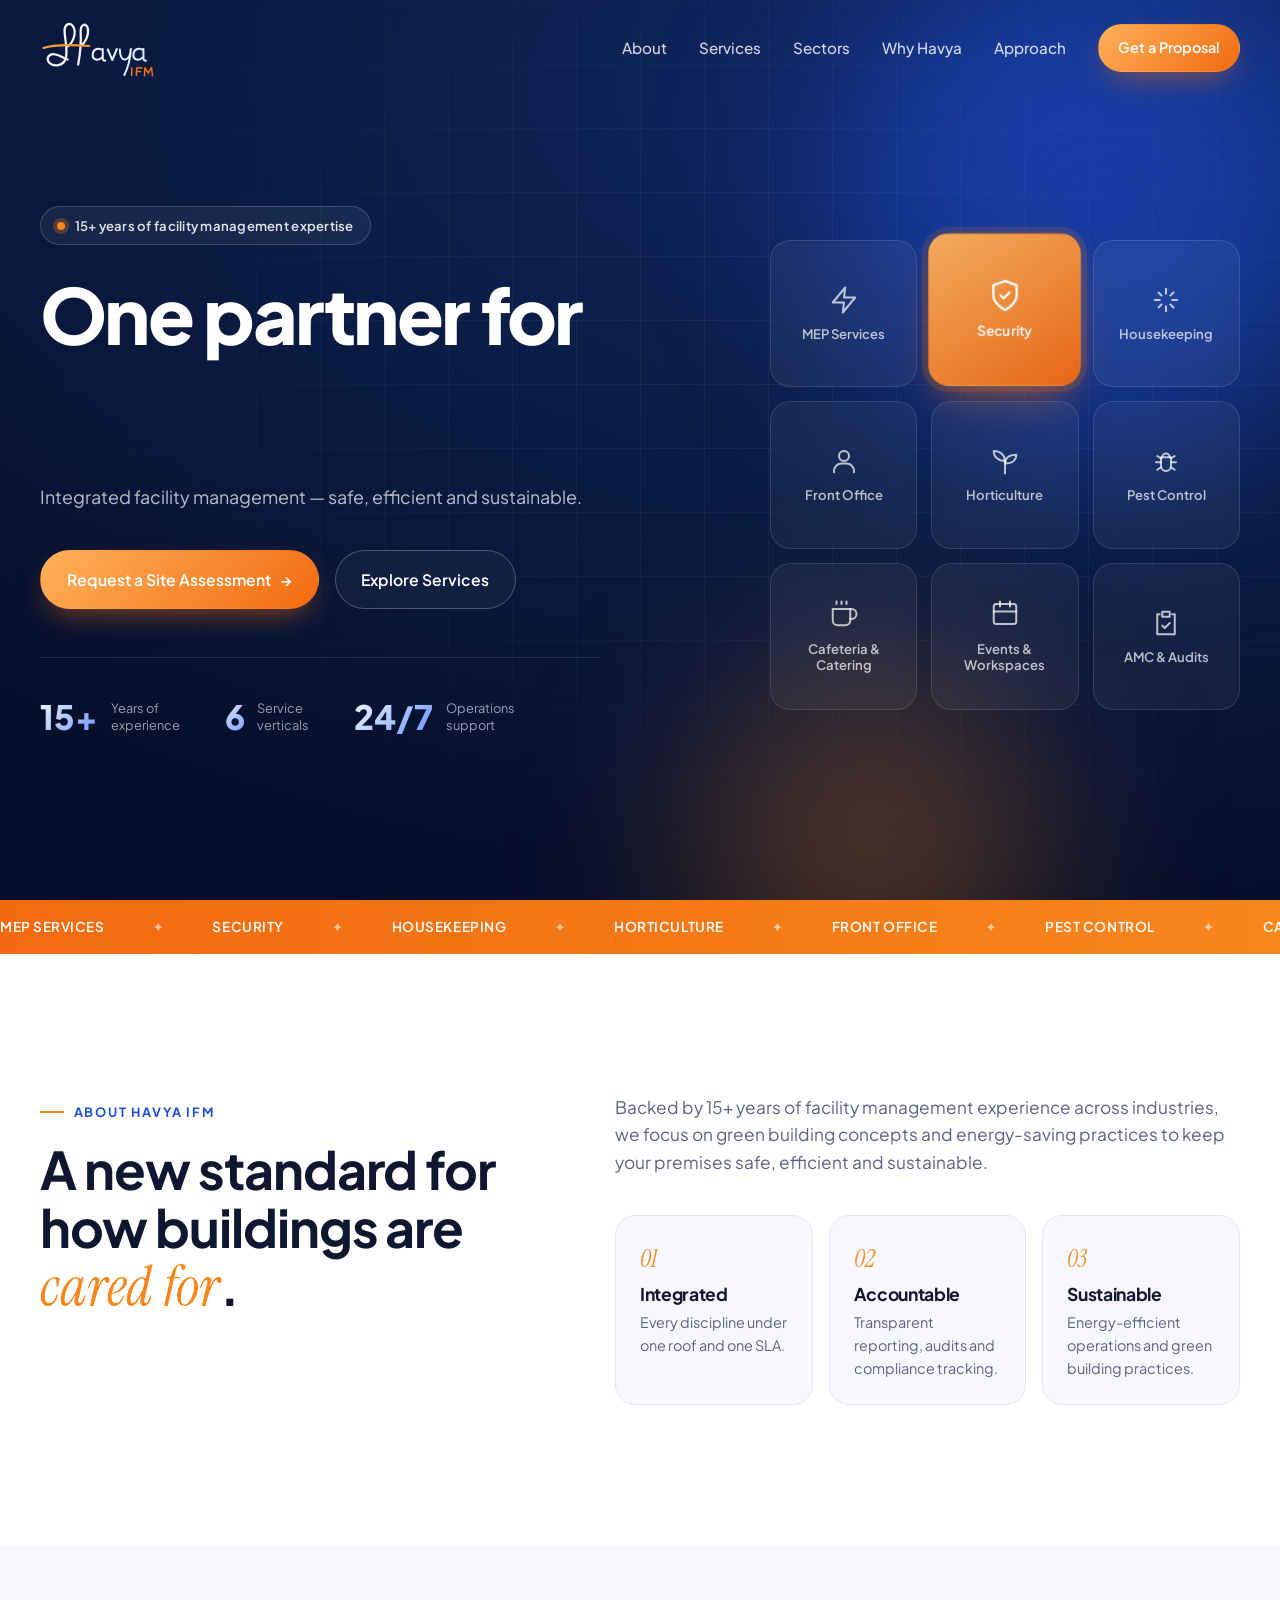
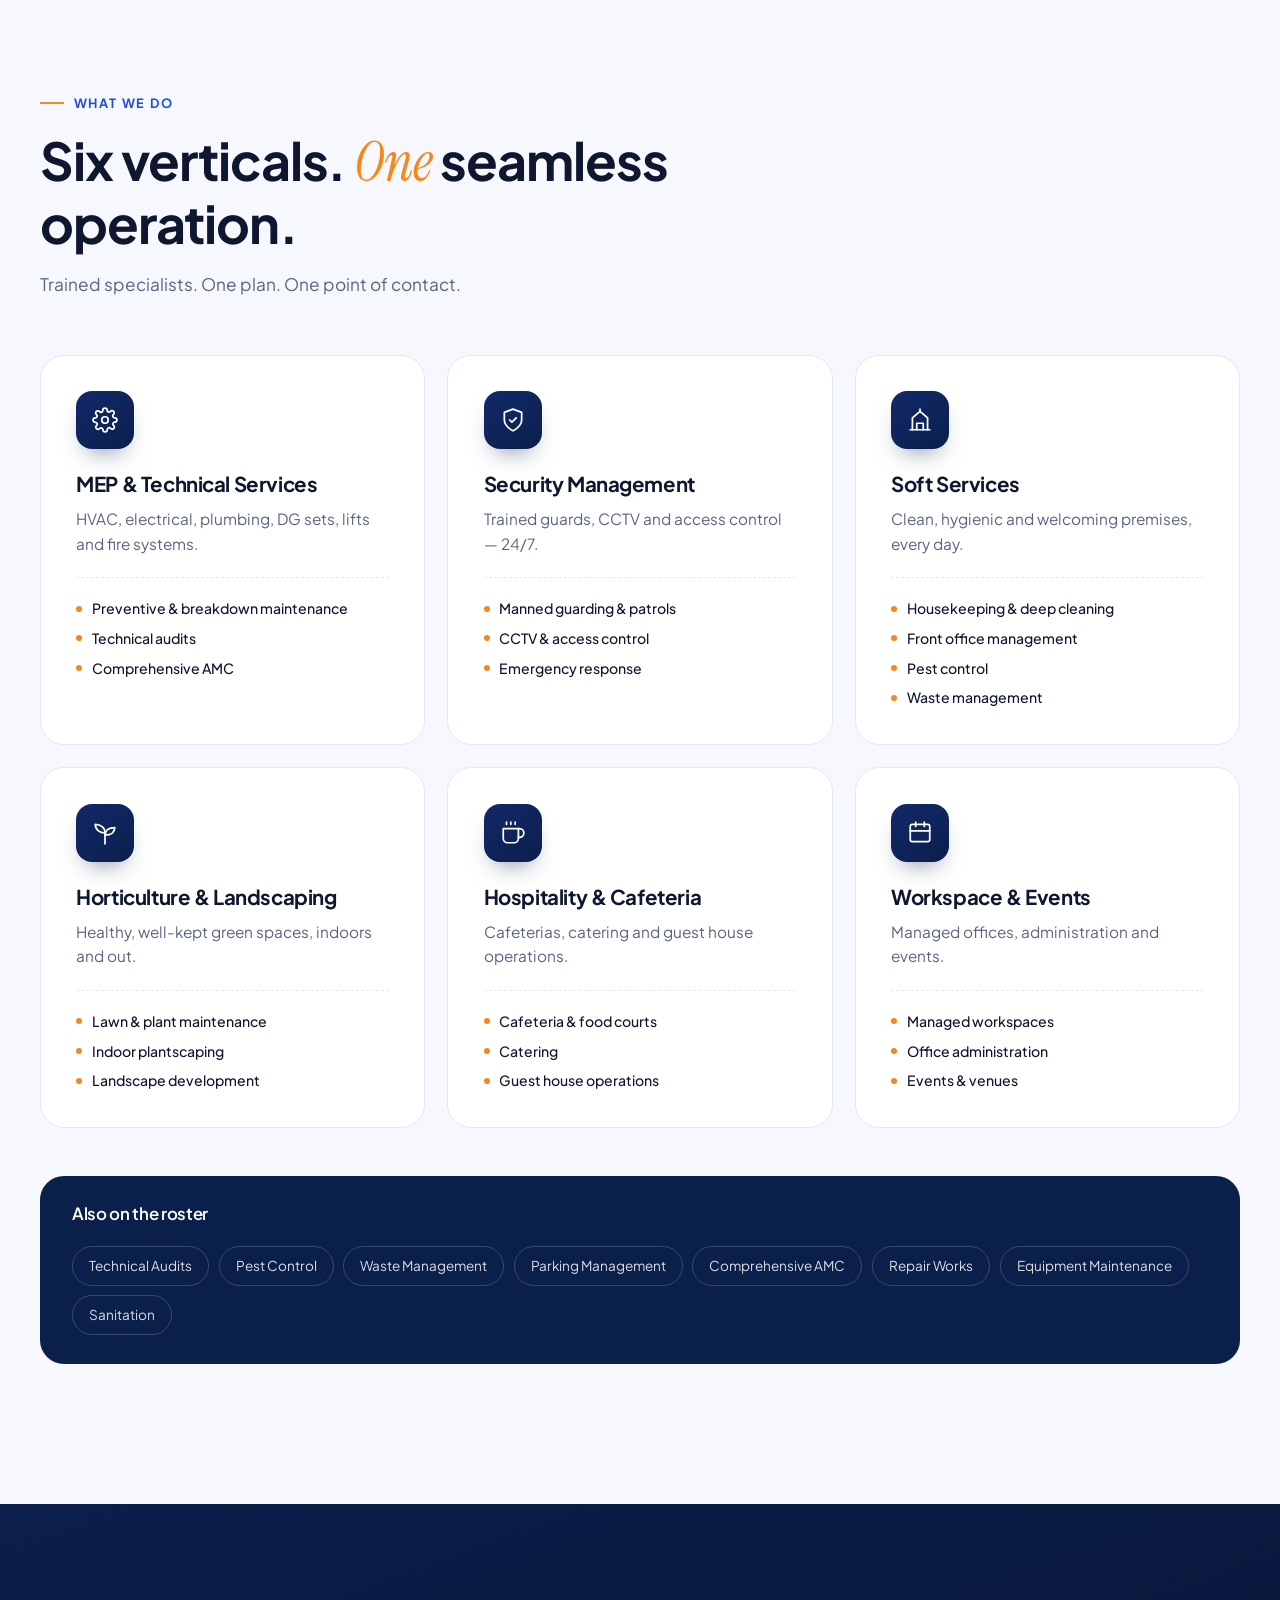
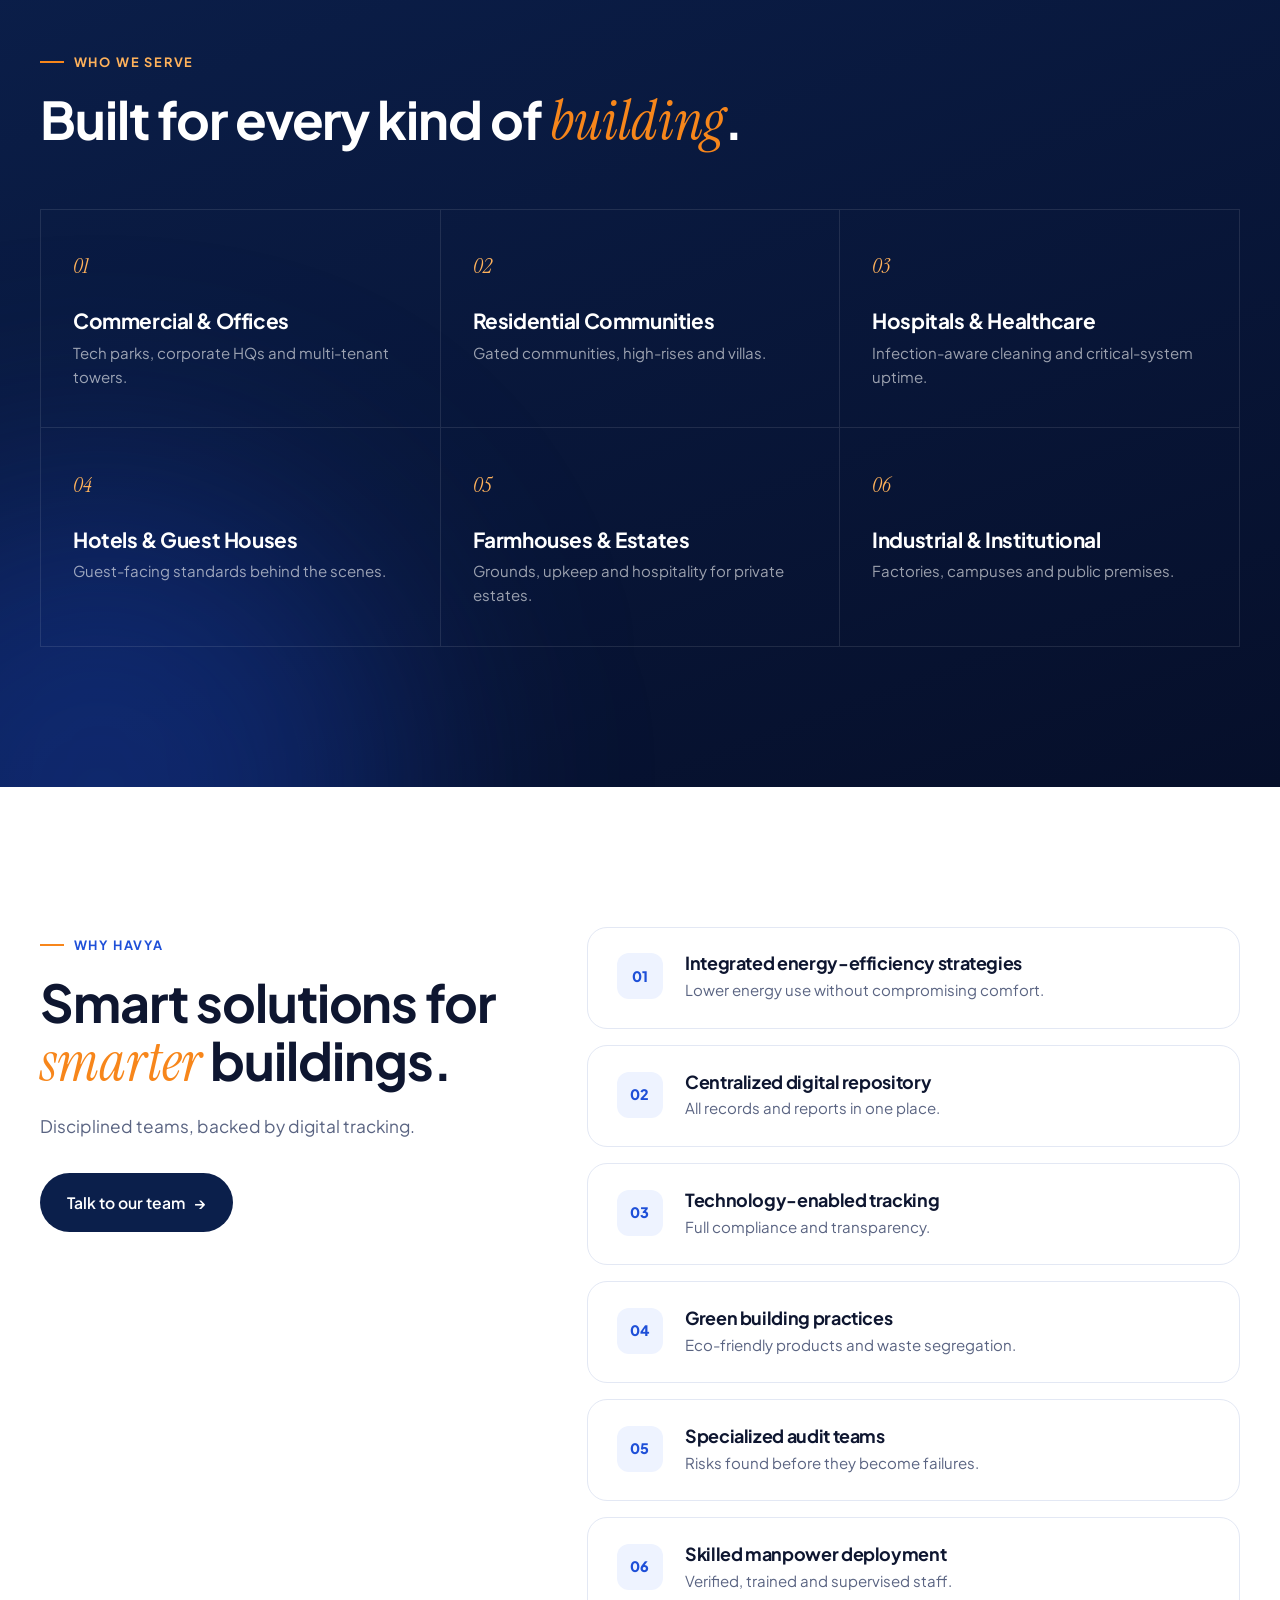
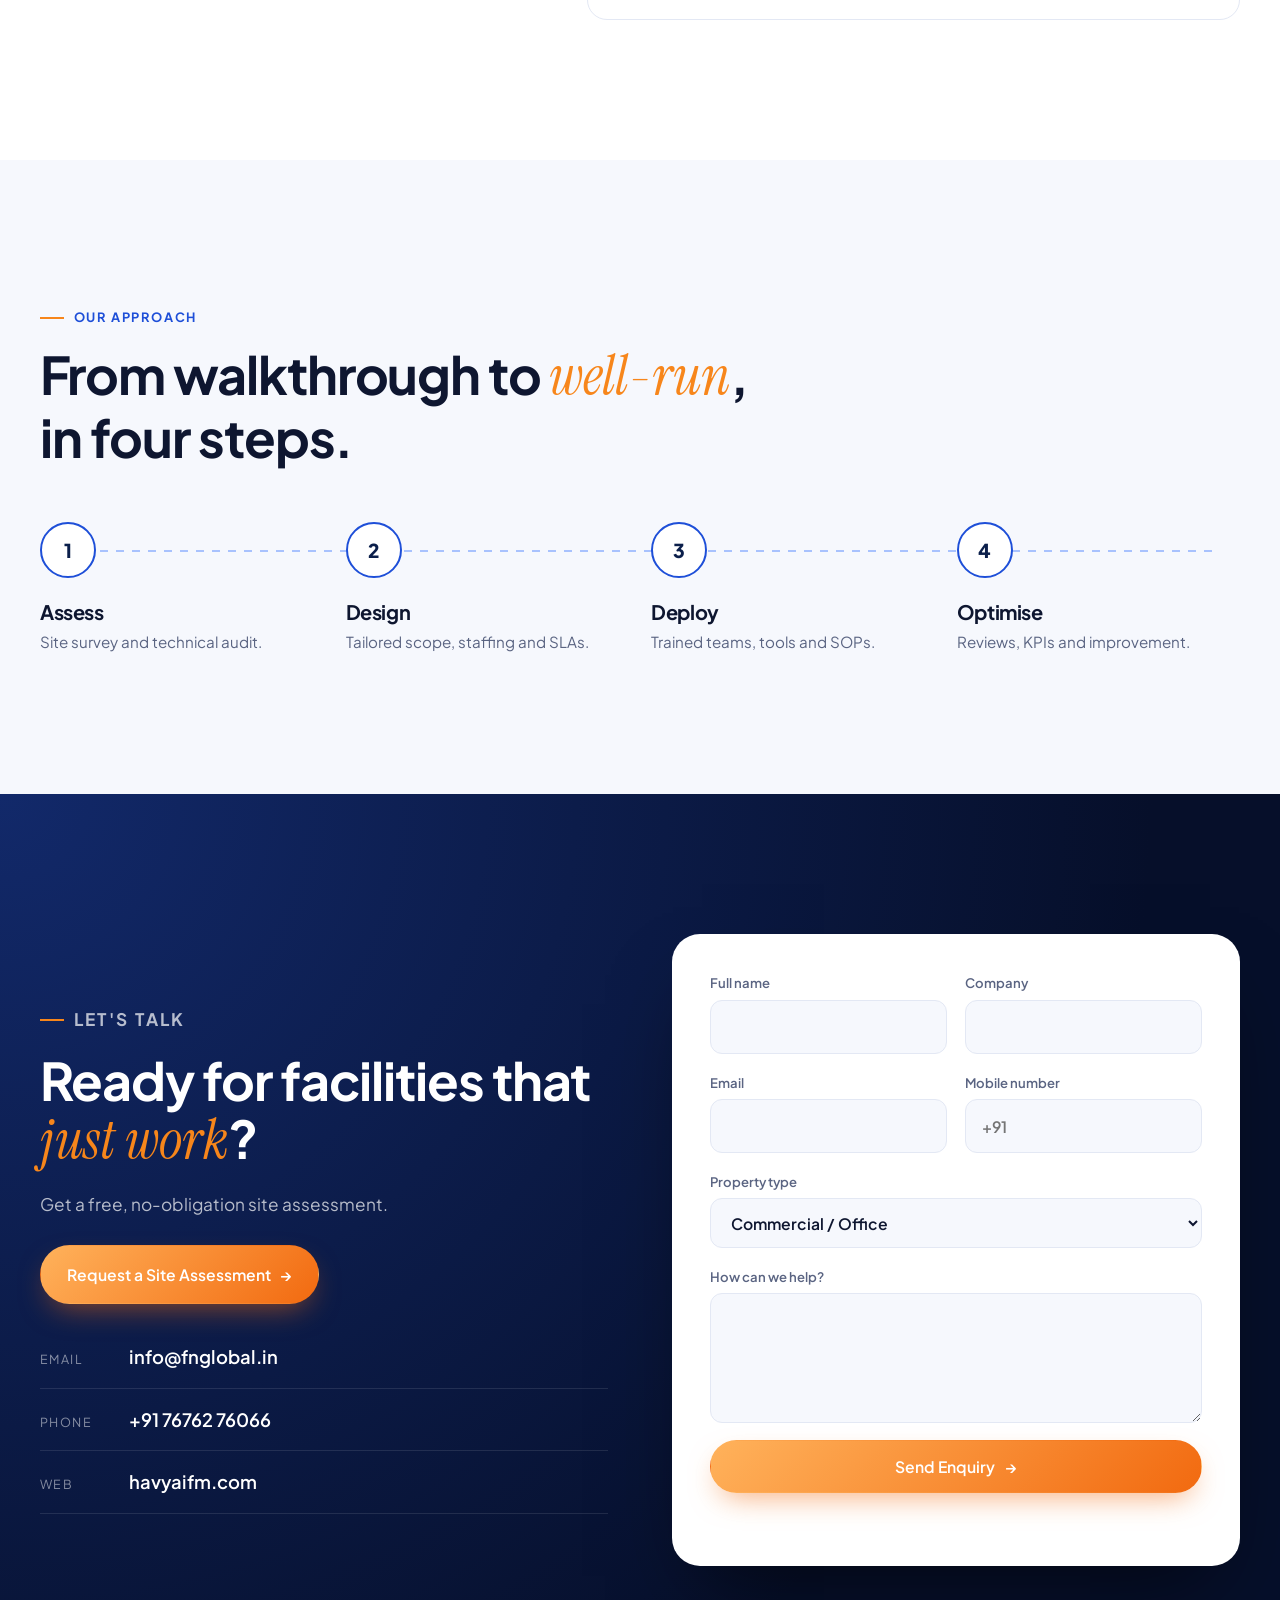
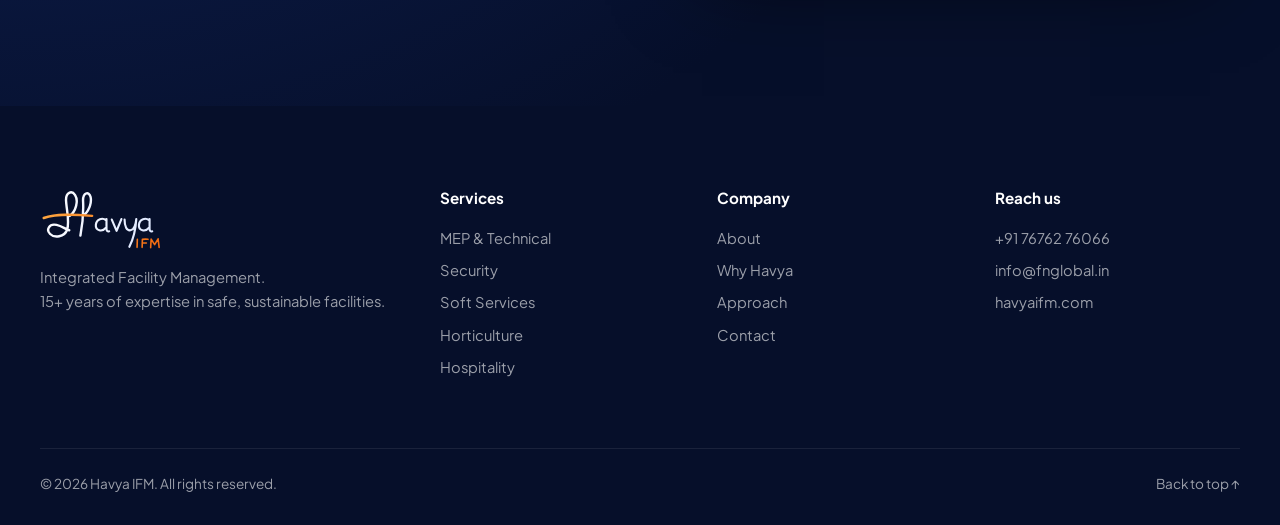
<file: index.html>
<!doctype html>
<html lang="en">
<head>
  <meta charset="utf-8">
  <meta name="viewport" content="width=device-width, initial-scale=1">
  <title>Havya IFM — Integrated Facility Management</title>
  <meta name="description" content="Havya IFM — integrated facility management: MEP, security, housekeeping, front office, horticulture and more. 15+ years of expertise.">
  <meta name="theme-color" content="#0B1F4B">
  <link rel="canonical" href="https://havyaifm.com/">
  <meta property="og:title" content="Havya IFM — Integrated Facility Management">
  <meta property="og:description" content="One partner for every building need. MEP, security, soft services, landscaping, hospitality and more.">
  <meta property="og:url" content="https://havyaifm.com/">
  <meta property="og:type" content="website">
  <link rel="icon" type="image/svg+xml" href="assets/favicon.svg">
  <link rel="preconnect" href="https://fonts.googleapis.com">
  <link rel="preconnect" href="https://fonts.gstatic.com" crossorigin>
  <link href="https://fonts.googleapis.com/css2?family=Plus+Jakarta+Sans:wght@400;500;600;700;800&family=Instrument+Serif:ital@0;1&display=swap" rel="stylesheet">
  <link rel="stylesheet" href="css/styles.css">
</head>
<body>

<!-- ============ HEADER ============ -->
<header class="nav" id="top">
  <div class="container nav__inner">
    <a href="#top" class="nav__brand" aria-label="Havya IFM home">
      <img class="logo logo--light" src="assets/logo-white.svg" alt="Havya IFM">
      <img class="logo logo--dark" src="assets/logo.svg" alt="" aria-hidden="true">
    </a>
    <nav class="nav__links" aria-label="Primary">
      <a href="#about">About</a>
      <a href="#services">Services</a>
      <a href="#sectors">Sectors</a>
      <a href="#why">Why Havya</a>
      <a href="#approach">Approach</a>
    </nav>
    <a href="#contact" class="btn btn--orange btn--sm nav__cta">Get a Proposal</a>
    <button class="nav__toggle" aria-label="Open menu" aria-expanded="false"><span></span><span></span></button>
  </div>
</header>

<!-- ============ HERO ============ -->
<section class="hero">
  <div class="hero__bg" aria-hidden="true">
    <div class="hero__grid"></div>
    <div class="hero__glow hero__glow--blue"></div>
    <div class="hero__glow hero__glow--orange"></div>
  </div>
  <div class="container hero__inner">
    <div class="hero__copy">
      <span class="badge"><span class="badge__dot"></span>15+ years of facility management expertise</span>
      <h1 aria-label="Integrated facility management: one partner for every service">
        <span class="hero__line">One partner for</span>
        <span class="hero__rot"><span class="rot-word" id="rotWord">MEP Services</span></span>
      </h1>
      <p class="lead">Integrated facility management — safe, efficient and sustainable.</p>
      <div class="hero__actions">
        <a href="site-assessment.html" class="btn btn--orange">Request a Site Assessment <span aria-hidden="true">→</span></a>
        <a href="#services" class="btn btn--ghost">Explore Services</a>
      </div>
      <ul class="hero__facts">
        <li><strong>15+</strong><span>Years of<br>experience</span></li>
        <li><strong>6</strong><span>Service<br>verticals</span></li>
        <li><strong>24/7</strong><span>Operations<br>support</span></li>
      </ul>
    </div>

    <div class="hero__visual">
      <div class="svc-grid" id="svcGrid">
        <a class="svc-tile" href="#services" data-label="MEP Services"><svg viewBox="0 0 24 24"><path d="M13 2 3 14h9l-1 8 10-12h-9l1-8Z"/></svg><span>MEP Services</span></a>
        <a class="svc-tile" href="#services" data-label="Security"><svg viewBox="0 0 24 24"><path d="M12 22s8-4 8-10V5l-8-3-8 3v7c0 6 8 10 8 10Z"/><path d="m9 12 2 2 4-4"/></svg><span>Security</span></a>
        <a class="svc-tile" href="#services" data-label="Housekeeping"><svg viewBox="0 0 24 24"><path d="M12 3v4M12 17v4M3 12h4M17 12h4M6 6l2.5 2.5M15.5 15.5 18 18M6 18l2.5-2.5M15.5 8.5 18 6"/></svg><span>Housekeeping</span></a>
        <a class="svc-tile" href="#services" data-label="Front Office"><svg viewBox="0 0 24 24"><path d="M12 12a4 4 0 1 0 0-8 4 4 0 0 0 0 8Z"/><path d="M4 21v-1a6 6 0 0 1 6-6h4a6 6 0 0 1 6 6v1"/></svg><span>Front Office</span></a>
        <a class="svc-tile" href="#services" data-label="Horticulture"><svg viewBox="0 0 24 24"><path d="M12 22V12"/><path d="M12 12C12 7 8 4 3 4c0 5 4 8 9 8Z"/><path d="M12 14c0-4 3-7 9-7 0 4-3 7-9 7Z"/></svg><span>Horticulture</span></a>
        <a class="svc-tile" href="#services" data-label="Pest Control"><svg viewBox="0 0 24 24"><path d="M8 9h8v7a4 4 0 0 1-8 0Z"/><path d="M9 9a3 3 0 0 1 6 0M4 13h4M16 13h4M5 8l3 2M19 8l-3 2M5 19l3-2M19 19l-3-2"/></svg><span>Pest Control</span></a>
        <a class="svc-tile" href="#services" data-label="Cafeteria & Catering"><svg viewBox="0 0 24 24"><path d="M17 8h1a4 4 0 1 1 0 8h-1"/><path d="M3 8h14v9a4 4 0 0 1-4 4H7a4 4 0 0 1-4-4Z"/><path d="M6 2v2M10 2v2M14 2v2"/></svg><span>Cafeteria & Catering</span></a>
        <a class="svc-tile" href="#services" data-label="Events & Workspaces"><svg viewBox="0 0 24 24"><rect x="3" y="4" width="18" height="16" rx="2"/><path d="M3 10h18M8 2v4M16 2v4"/></svg><span>Events & Workspaces</span></a>
        <a class="svc-tile" href="#services" data-label="AMC & Audits"><svg viewBox="0 0 24 24"><path d="M9 3h6v4H9z"/><path d="M7 5H5v16h14V5h-2"/><path d="m9 14 2 2 4-4"/></svg><span>AMC & Audits</span></a>
      </div>
    </div>
  </div>
</section>

<!-- ============ MARQUEE ============ -->
<div class="marquee" aria-hidden="true">
  <div class="marquee__track">
    <span>MEP Services</span><span>Security</span><span>Housekeeping</span><span>Horticulture</span><span>Front Office</span><span>Pest Control</span><span>Cafeteria & Catering</span><span>Workspace Management</span><span>Technical Audits</span><span>Waste Management</span><span>Parking Management</span><span>AMC</span><span>Event Coordination</span>
    <span>MEP Services</span><span>Security</span><span>Housekeeping</span><span>Horticulture</span><span>Front Office</span><span>Pest Control</span><span>Cafeteria & Catering</span><span>Workspace Management</span><span>Technical Audits</span><span>Waste Management</span><span>Parking Management</span><span>AMC</span><span>Event Coordination</span>
  </div>
</div>

<!-- ============ ABOUT ============ -->
<section class="section about" id="about">
  <div class="container about__grid">
    <div class="reveal">
      <p class="eyebrow">About Havya IFM</p>
      <h2>A new standard for how buildings are <em>cared for</em>.</h2>
    </div>
    <div class="about__body reveal">
      <p>Backed by 15+ years of facility management experience across industries, we focus on green building concepts and energy-saving practices to keep your premises safe, efficient and sustainable.</p>
      <div class="pillars">
        <div><span class="pillars__num">01</span><h3>Integrated</h3><p>Every discipline under one roof and one SLA.</p></div>
        <div><span class="pillars__num">02</span><h3>Accountable</h3><p>Transparent reporting, audits and compliance tracking.</p></div>
        <div><span class="pillars__num">03</span><h3>Sustainable</h3><p>Energy-efficient operations and green building practices.</p></div>
      </div>
    </div>
  </div>
</section>

<!-- ============ SERVICES ============ -->
<section class="section services" id="services">
  <div class="container">
    <div class="section__head reveal">
      <p class="eyebrow">What we do</p>
      <h2>Six verticals. <em>One</em> seamless operation.</h2>
      <p class="section__sub">Trained specialists. One plan. One point of contact.</p>
    </div>

    <div class="cards">
      <article class="card reveal">
        <div class="card__icon"><svg viewBox="0 0 24 24"><path d="M12 15a3 3 0 1 0 0-6 3 3 0 0 0 0 6Z"/><path d="M19.4 15a1.7 1.7 0 0 0 .3 1.8l.1.1a2 2 0 1 1-2.8 2.8l-.1-.1a1.7 1.7 0 0 0-1.8-.3 1.7 1.7 0 0 0-1 1.5V21a2 2 0 1 1-4 0v-.1a1.7 1.7 0 0 0-1.1-1.5 1.7 1.7 0 0 0-1.8.3l-.1.1a2 2 0 1 1-2.8-2.8l.1-.1a1.7 1.7 0 0 0 .3-1.8 1.7 1.7 0 0 0-1.5-1H3a2 2 0 1 1 0-4h.1a1.7 1.7 0 0 0 1.5-1.1 1.7 1.7 0 0 0-.3-1.8l-.1-.1a2 2 0 1 1 2.8-2.8l.1.1a1.7 1.7 0 0 0 1.8.3H9a1.7 1.7 0 0 0 1-1.5V3a2 2 0 1 1 4 0v.1a1.7 1.7 0 0 0 1 1.5 1.7 1.7 0 0 0 1.8-.3l.1-.1a2 2 0 1 1 2.8 2.8l-.1.1a1.7 1.7 0 0 0-.3 1.8V9a1.7 1.7 0 0 0 1.5 1H21a2 2 0 1 1 0 4h-.1a1.7 1.7 0 0 0-1.5 1Z"/></svg></div>
        <h3>MEP & Technical Services</h3>
        <p>HVAC, electrical, plumbing, DG sets, lifts and fire systems.</p>
        <ul><li>Preventive & breakdown maintenance</li><li>Technical audits</li><li>Comprehensive AMC</li></ul>
      </article>

      <article class="card reveal">
        <div class="card__icon"><svg viewBox="0 0 24 24"><path d="M12 22s8-4 8-10V5l-8-3-8 3v7c0 6 8 10 8 10Z"/><path d="m9 12 2 2 4-4"/></svg></div>
        <h3>Security Management</h3>
        <p>Trained guards, CCTV and access control — 24/7.</p>
        <ul><li>Manned guarding & patrols</li><li>CCTV & access control</li><li>Emergency response</li></ul>
      </article>

      <article class="card reveal">
        <div class="card__icon"><svg viewBox="0 0 24 24"><path d="M3 21h18"/><path d="M5 21V10l7-6 7 6v11"/><path d="M9 21v-6h6v6"/><path d="M12 2v2"/></svg></div>
        <h3>Soft Services</h3>
        <p>Clean, hygienic and welcoming premises, every day.</p>
        <ul><li>Housekeeping & deep cleaning</li><li>Front office management</li><li>Pest control</li><li>Waste management</li></ul>
      </article>

      <article class="card reveal">
        <div class="card__icon"><svg viewBox="0 0 24 24"><path d="M12 22V12"/><path d="M12 12C12 7 8 4 3 4c0 5 4 8 9 8Z"/><path d="M12 14c0-4 3-7 9-7 0 4-3 7-9 7Z"/></svg></div>
        <h3>Horticulture & Landscaping</h3>
        <p>Healthy, well-kept green spaces, indoors and out.</p>
        <ul><li>Lawn & plant maintenance</li><li>Indoor plantscaping</li><li>Landscape development</li></ul>
      </article>

      <article class="card reveal">
        <div class="card__icon"><svg viewBox="0 0 24 24"><path d="M17 8h1a4 4 0 1 1 0 8h-1"/><path d="M3 8h14v9a4 4 0 0 1-4 4H7a4 4 0 0 1-4-4Z"/><path d="M6 2v2M10 2v2M14 2v2"/></svg></div>
        <h3>Hospitality & Cafeteria</h3>
        <p>Cafeterias, catering and guest house operations.</p>
        <ul><li>Cafeteria & food courts</li><li>Catering</li><li>Guest house operations</li></ul>
      </article>

      <article class="card reveal">
        <div class="card__icon"><svg viewBox="0 0 24 24"><rect x="3" y="4" width="18" height="16" rx="2"/><path d="M3 10h18M8 2v4M16 2v4"/></svg></div>
        <h3>Workspace & Events</h3>
        <p>Managed offices, administration and events.</p>
        <ul><li>Managed workspaces</li><li>Office administration</li><li>Events & venues</li></ul>
      </article>
    </div>

    <div class="extras reveal">
      <h3>Also on the roster</h3>
      <div class="chips">
        <span>Technical Audits</span><span>Pest Control</span><span>Waste Management</span><span>Parking Management</span><span>Comprehensive AMC</span><span>Repair Works</span><span>Equipment Maintenance</span><span>Sanitation</span>
      </div>
    </div>
  </div>
</section>

<!-- ============ SECTORS ============ -->
<section class="section sectors" id="sectors">
  <div class="container">
    <div class="section__head section__head--light reveal">
      <p class="eyebrow eyebrow--orange">Who we serve</p>
      <h2>Built for every kind of <em>building</em>.</h2>
    </div>
    <div class="sector-grid">
      <div class="sector reveal"><span>01</span><h3>Commercial & Offices</h3><p>Tech parks, corporate HQs and multi-tenant towers.</p></div>
      <div class="sector reveal"><span>02</span><h3>Residential Communities</h3><p>Gated communities, high-rises and villas.</p></div>
      <div class="sector reveal"><span>03</span><h3>Hospitals & Healthcare</h3><p>Infection-aware cleaning and critical-system uptime.</p></div>
      <div class="sector reveal"><span>04</span><h3>Hotels & Guest Houses</h3><p>Guest-facing standards behind the scenes.</p></div>
      <div class="sector reveal"><span>05</span><h3>Farmhouses & Estates</h3><p>Grounds, upkeep and hospitality for private estates.</p></div>
      <div class="sector reveal"><span>06</span><h3>Industrial & Institutional</h3><p>Factories, campuses and public premises.</p></div>
    </div>
  </div>
</section>

<!-- ============ WHY ============ -->
<section class="section why" id="why">
  <div class="container why__grid">
    <div class="why__intro reveal">
      <p class="eyebrow">Why Havya</p>
      <h2>Smart solutions for <em>smarter</em> buildings.</h2>
      <p class="section__sub">Disciplined teams, backed by digital tracking.</p>
      <a href="#contact" class="btn btn--blue">Talk to our team <span aria-hidden="true">→</span></a>
    </div>
    <ol class="why__list">
      <li class="reveal"><div><h3>Integrated energy-efficiency strategies</h3><p>Lower energy use without compromising comfort.</p></div></li>
      <li class="reveal"><div><h3>Centralized digital repository</h3><p>All records and reports in one place.</p></div></li>
      <li class="reveal"><div><h3>Technology-enabled tracking</h3><p>Full compliance and transparency.</p></div></li>
      <li class="reveal"><div><h3>Green building practices</h3><p>Eco-friendly products and waste segregation.</p></div></li>
      <li class="reveal"><div><h3>Specialized audit teams</h3><p>Risks found before they become failures.</p></div></li>
      <li class="reveal"><div><h3>Skilled manpower deployment</h3><p>Verified, trained and supervised staff.</p></div></li>
    </ol>
  </div>
</section>

<!-- ============ APPROACH ============ -->
<section class="section approach" id="approach">
  <div class="container">
    <div class="section__head reveal">
      <p class="eyebrow">Our approach</p>
      <h2>From walkthrough to <em>well-run</em>, in four steps.</h2>
    </div>
    <div class="steps">
      <div class="step reveal"><span class="step__n">1</span><h3>Assess</h3><p>Site survey and technical audit.</p></div>
      <div class="step reveal"><span class="step__n">2</span><h3>Design</h3><p>Tailored scope, staffing and SLAs.</p></div>
      <div class="step reveal"><span class="step__n">3</span><h3>Deploy</h3><p>Trained teams, tools and SOPs.</p></div>
      <div class="step reveal"><span class="step__n">4</span><h3>Optimise</h3><p>Reviews, KPIs and improvement.</p></div>
    </div>
  </div>
</section>

<!-- ============ CTA / CONTACT ============ -->
<section class="section contact" id="contact">
  <div class="container contact__wrap">
    <div class="contact__info reveal">
      <p class="eyebrow eyebrow--orange">Let's talk</p>
      <h2>Ready for facilities that <em>just work</em>?</h2>
      <p>Get a free, no-obligation site assessment.</p>
      <a href="site-assessment.html" class="btn btn--orange contact__cta">Request a Site Assessment <span aria-hidden="true">→</span></a>
      <ul class="contact__list">
        <li><span>Email</span><a href="mailto:info@fnglobal.in">info@fnglobal.in</a></li>
        <li><span>Phone</span><a href="tel:+917676276066">+91 76762 76066</a></li>
        <li><span>Web</span><a href="https://havyaifm.com">havyaifm.com</a></li>
      </ul>
    </div>
    <form class="form reveal" id="contactForm" novalidate>
      <div class="form__row">
        <label>Full name<input name="name" required autocomplete="name"></label>
        <label>Company<input name="company" autocomplete="organization"></label>
      </div>
      <div class="form__row">
        <label>Email<input type="email" name="email" required autocomplete="email"></label>
        <label>Mobile number<input type="tel" name="phone" required autocomplete="tel" placeholder="+91"></label>
      </div>
      <label>Property type
        <select name="type">
          <option>Commercial / Office</option><option>Residential community</option><option>Hospital / Healthcare</option><option>Hotel / Guest house</option><option>Farmhouse / Estate</option><option>Industrial / Institutional</option>
        </select>
      </label>
      <label>How can we help?<textarea name="message" rows="4" required></textarea></label>
      <button class="btn btn--orange btn--block" type="submit">Send Enquiry <span aria-hidden="true">→</span></button>
      <p class="form__note" role="status"></p>
    </form>
  </div>
</section>

<!-- ============ FOOTER ============ -->
<footer class="footer">
  <div class="container footer__grid">
    <div>
      <img class="footer__logo" src="assets/logo-white.svg" alt="Havya IFM">
      <p>Integrated Facility Management.<br>15+ years of expertise in safe, sustainable facilities.</p>
    </div>
    <div><h4>Services</h4><a href="#services">MEP & Technical</a><a href="#services">Security</a><a href="#services">Soft Services</a><a href="#services">Horticulture</a><a href="#services">Hospitality</a></div>
    <div><h4>Company</h4><a href="#about">About</a><a href="#why">Why Havya</a><a href="#approach">Approach</a><a href="#contact">Contact</a></div>
    <div><h4>Reach us</h4><a href="tel:+917676276066">+91 76762 76066</a><a href="mailto:info@fnglobal.in">info@fnglobal.in</a><a href="https://havyaifm.com">havyaifm.com</a></div>
  </div>
  <div class="container footer__bottom">
    <span>© <span id="year">2026</span> Havya IFM. All rights reserved.</span>
    <a href="#top">Back to top ↑</a>
  </div>
</footer>

<script src="js/config.js"></script>
<script src="js/forms.js"></script>
<script src="js/main.js"></script>
<script src="js/hero.js"></script>
</body>
</html>
</file>
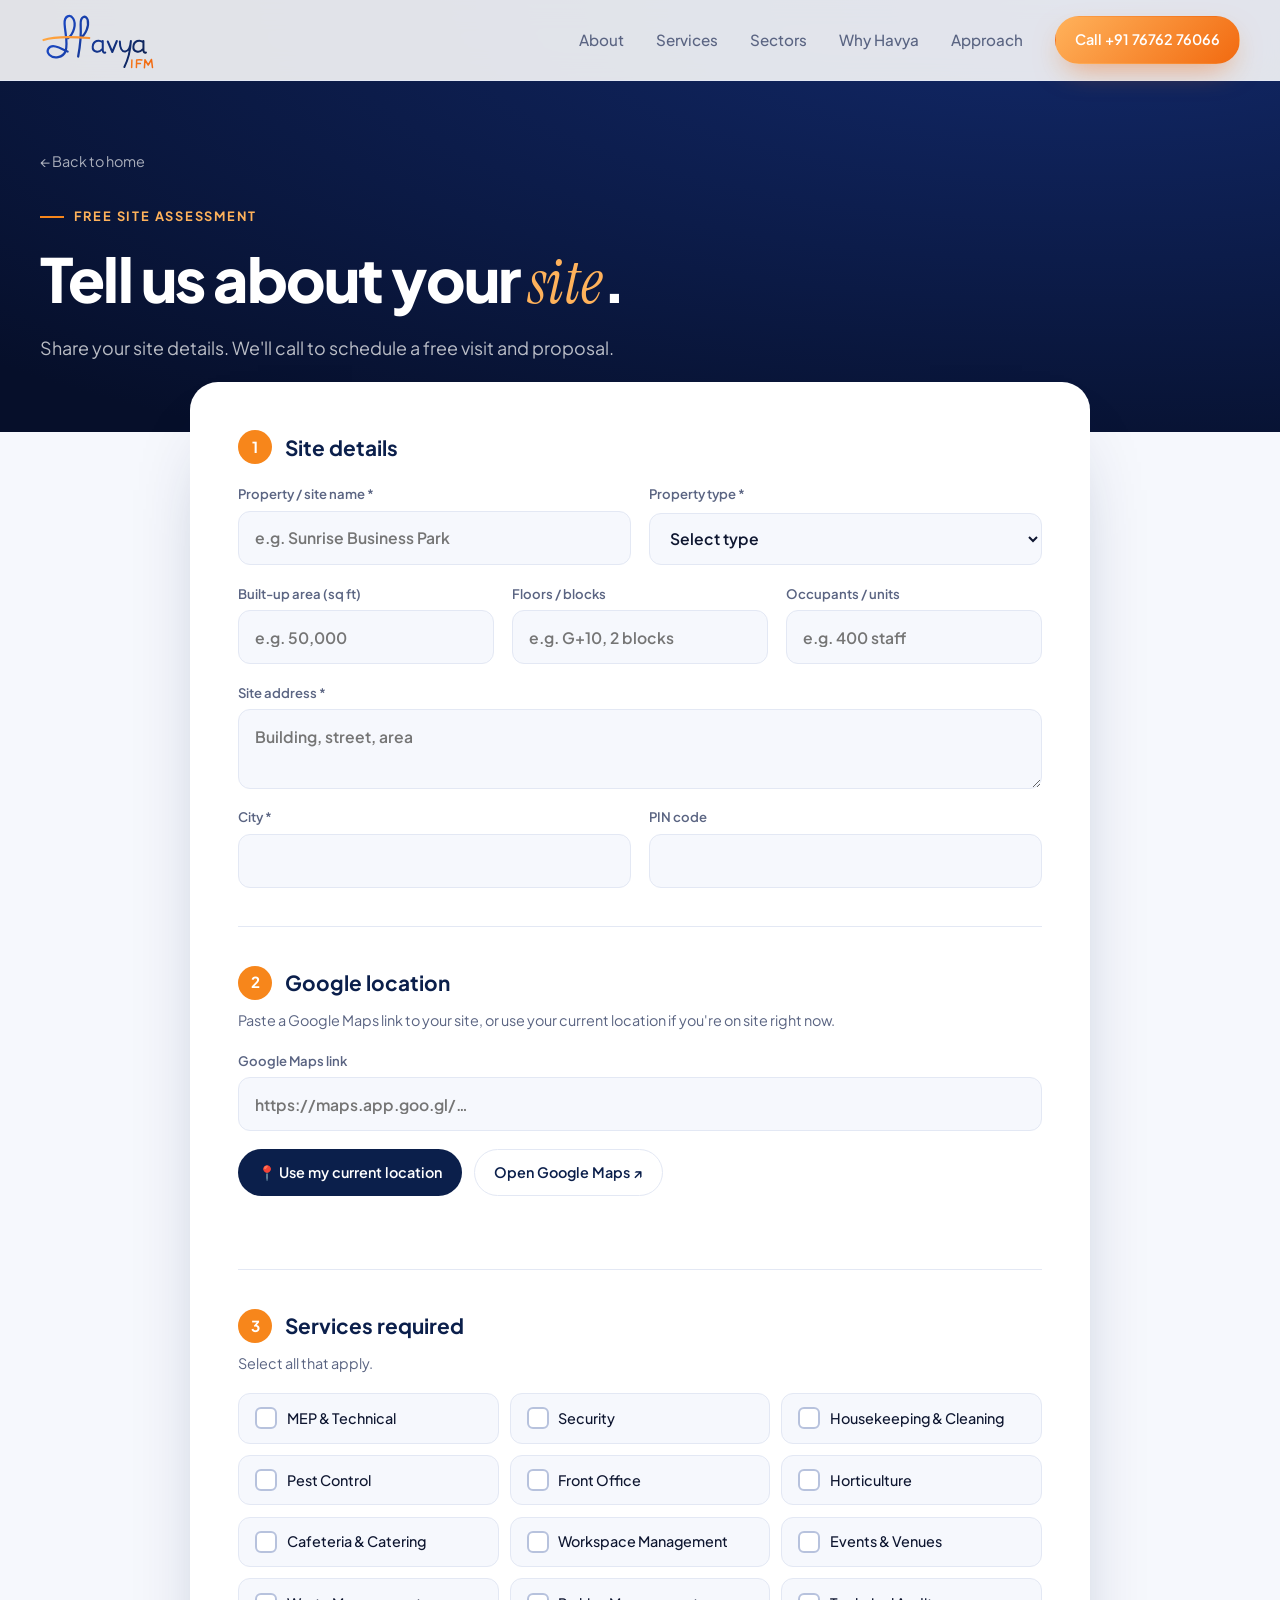
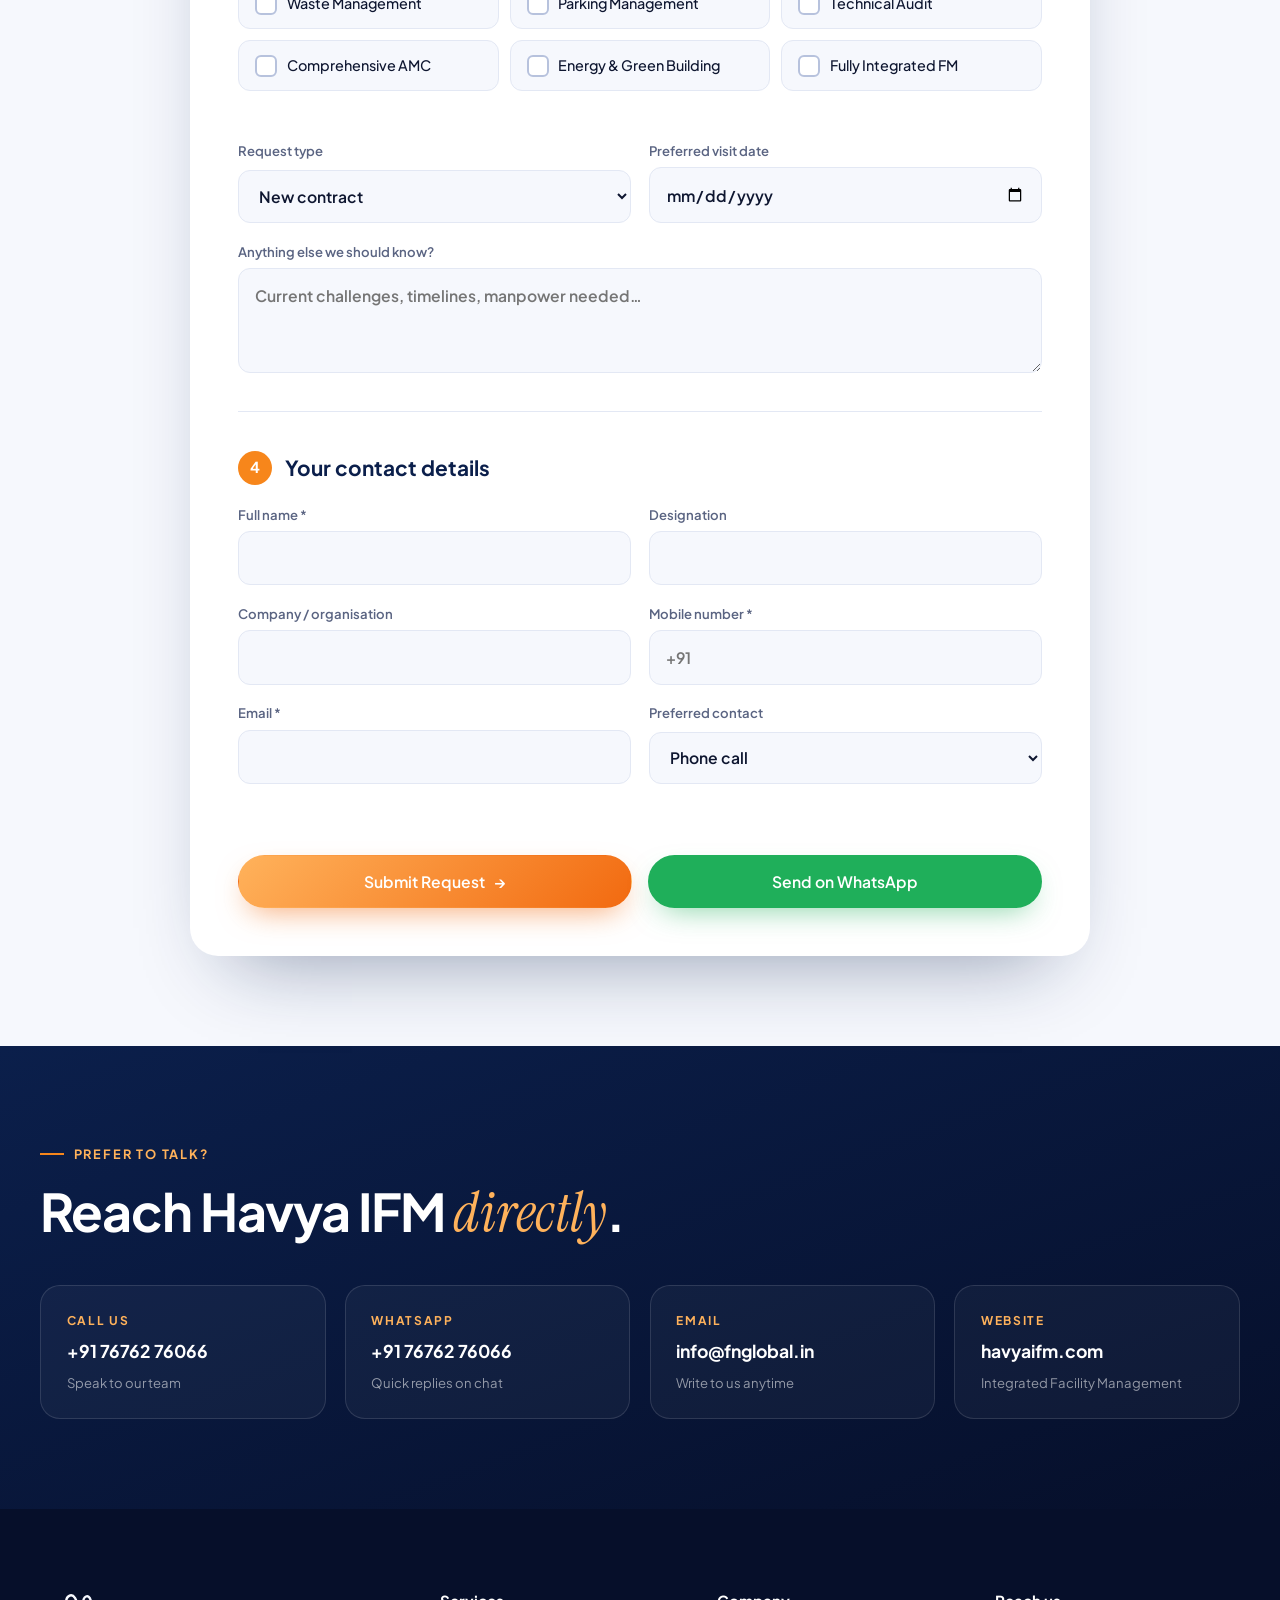
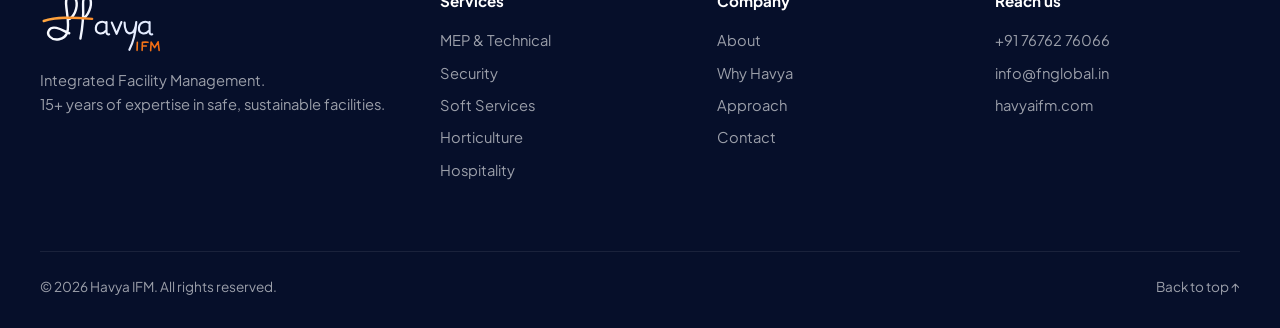
<file: site-assessment.html>
<!doctype html>
<html lang="en">
<head>
  <meta charset="utf-8">
  <meta name="viewport" content="width=device-width, initial-scale=1">
  <title>Request a Site Assessment — Havya IFM</title>
  <meta name="description" content="Request a free site assessment from Havya IFM. Share your site details, location and the services you need, and our team will get in touch.">
  <meta name="theme-color" content="#0B1F4B">
  <link rel="canonical" href="https://havyaifm.com/site-assessment.html">
  <link rel="icon" type="image/svg+xml" href="assets/favicon.svg">
  <link rel="preconnect" href="https://fonts.googleapis.com">
  <link rel="preconnect" href="https://fonts.gstatic.com" crossorigin>
  <link href="https://fonts.googleapis.com/css2?family=Plus+Jakarta+Sans:wght@400;500;600;700;800&family=Instrument+Serif:ital@0;1&display=swap" rel="stylesheet">
  <link rel="stylesheet" href="css/styles.css">
</head>
<body class="page-assess">

<header class="nav nav--solid" id="top">
  <div class="container nav__inner">
    <a href="index.html" class="nav__brand" aria-label="Havya IFM home">
      <img class="logo logo--light" src="assets/logo-white.svg" alt="Havya IFM">
      <img class="logo logo--dark" src="assets/logo.svg" alt="" aria-hidden="true">
    </a>
    <nav class="nav__links" aria-label="Primary">
      <a href="index.html#about">About</a>
      <a href="index.html#services">Services</a>
      <a href="index.html#sectors">Sectors</a>
      <a href="index.html#why">Why Havya</a>
      <a href="index.html#approach">Approach</a>
    </nav>
    <a href="tel:+917676276066" class="btn btn--orange btn--sm nav__cta">Call +91 76762 76066</a>
    <button class="nav__toggle" aria-label="Open menu" aria-expanded="false"><span></span><span></span></button>
  </div>
</header>

<section class="assess-hero">
  <div class="container">
    <a href="index.html" class="back-link">← Back to home</a>
    <p class="eyebrow eyebrow--orange">Free site assessment</p>
    <h1>Tell us about your <em>site</em>.</h1>
    <p class="lead">Share your site details. We'll call to schedule a free visit and proposal.</p>
  </div>
</section>

<section class="assess">
  <div class="container">
    <form class="assess-form" id="assessForm" novalidate>

      <fieldset>
        <legend><span>1</span>Site details</legend>
        <div class="form__row">
          <label>Property / site name *<input name="site_name" required placeholder="e.g. Sunrise Business Park"></label>
          <label>Property type *
            <select name="property_type" required>
              <option value="">Select type</option>
              <option>Commercial / Office</option><option>Residential community</option><option>Hospital / Healthcare</option><option>Hotel / Guest house</option><option>Farmhouse / Estate</option><option>Industrial / Factory</option><option>Institutional / Campus</option><option>Other</option>
            </select>
          </label>
        </div>
        <div class="form__row form__row--3">
          <label>Built-up area (sq ft)<input name="area" inputmode="numeric" placeholder="e.g. 50,000"></label>
          <label>Floors / blocks<input name="floors" placeholder="e.g. G+10, 2 blocks"></label>
          <label>Occupants / units<input name="occupancy" placeholder="e.g. 400 staff"></label>
        </div>
        <label>Site address *<textarea name="address" rows="2" required placeholder="Building, street, area"></textarea></label>
        <div class="form__row">
          <label>City *<input name="city" required></label>
          <label>PIN code<input name="pincode" inputmode="numeric" maxlength="6"></label>
        </div>
      </fieldset>

      <fieldset>
        <legend><span>2</span>Google location</legend>
        <p class="hint">Paste a Google Maps link to your site, or use your current location if you're on site right now.</p>
        <label>Google Maps link<input name="map_link" id="mapLink" type="url" placeholder="https://maps.app.goo.gl/…"></label>
        <div class="loc-actions">
          <button type="button" class="btn btn--blue btn--sm" id="useLocation">📍 Use my current location</button>
          <a class="btn btn--line btn--sm" href="https://www.google.com/maps" target="_blank" rel="noopener">Open Google Maps ↗</a>
          <a class="btn btn--line btn--sm" id="previewMap" href="#" target="_blank" rel="noopener" hidden>View pinned location ↗</a>
        </div>
        <p class="loc-status" id="locStatus" role="status"></p>
      </fieldset>

      <fieldset>
        <legend><span>3</span>Services required</legend>
        <p class="hint">Select all that apply.</p>
        <div class="check-grid">
          <label class="check"><input type="checkbox" name="services" value="MEP & Technical Services"><span>MEP & Technical</span></label>
          <label class="check"><input type="checkbox" name="services" value="Security Management"><span>Security</span></label>
          <label class="check"><input type="checkbox" name="services" value="Housekeeping & Cleaning"><span>Housekeeping & Cleaning</span></label>
          <label class="check"><input type="checkbox" name="services" value="Pest Control"><span>Pest Control</span></label>
          <label class="check"><input type="checkbox" name="services" value="Front Office Management"><span>Front Office</span></label>
          <label class="check"><input type="checkbox" name="services" value="Horticulture & Landscaping"><span>Horticulture</span></label>
          <label class="check"><input type="checkbox" name="services" value="Cafeteria & Catering"><span>Cafeteria & Catering</span></label>
          <label class="check"><input type="checkbox" name="services" value="Office / Workspace Management"><span>Workspace Management</span></label>
          <label class="check"><input type="checkbox" name="services" value="Event Management"><span>Events & Venues</span></label>
          <label class="check"><input type="checkbox" name="services" value="Waste Management"><span>Waste Management</span></label>
          <label class="check"><input type="checkbox" name="services" value="Parking Management"><span>Parking Management</span></label>
          <label class="check"><input type="checkbox" name="services" value="Technical Audit"><span>Technical Audit</span></label>
          <label class="check"><input type="checkbox" name="services" value="Comprehensive AMC"><span>Comprehensive AMC</span></label>
          <label class="check"><input type="checkbox" name="services" value="Energy Audit / Green Building"><span>Energy & Green Building</span></label>
          <label class="check"><input type="checkbox" name="services" value="Integrated (all services)"><span>Fully Integrated FM</span></label>
        </div>
        <p class="field-error" id="servicesError"></p>
        <div class="form__row">
          <label>Request type
            <select name="request_type">
              <option>New contract</option><option>Replace current vendor</option><option>One-time / short-term job</option><option>Audit / consultation only</option>
            </select>
          </label>
          <label>Preferred visit date<input type="date" name="visit_date"></label>
        </div>
        <label>Anything else we should know?<textarea name="notes" rows="3" placeholder="Current challenges, timelines, manpower needed…"></textarea></label>
      </fieldset>

      <fieldset>
        <legend><span>4</span>Your contact details</legend>
        <div class="form__row">
          <label>Full name *<input name="name" required autocomplete="name"></label>
          <label>Designation<input name="designation" autocomplete="organization-title"></label>
        </div>
        <div class="form__row">
          <label>Company / organisation<input name="company" autocomplete="organization"></label>
          <label>Mobile number *<input type="tel" name="mobile" required autocomplete="tel" placeholder="+91"></label>
        </div>
        <div class="form__row">
          <label>Email *<input type="email" name="email" required autocomplete="email"></label>
          <label>Preferred contact
            <select name="contact_pref"><option>Phone call</option><option>WhatsApp</option><option>Email</option></select>
          </label>
        </div>
      </fieldset>

      <div class="assess-submit">
        <p class="form__note" id="assessNote" role="status"></p>
        <div class="assess-submit__btns">
          <button class="btn btn--orange" type="submit" data-via="email">Submit Request <span aria-hidden="true">→</span></button>
          <button class="btn btn--whatsapp" type="submit" data-via="whatsapp">Send on WhatsApp</button>
        </div>
      </div>
    </form>
  </div>
</section>

<section class="our-contact">
  <div class="container">
    <div class="our-contact__head">
      <p class="eyebrow eyebrow--orange">Prefer to talk?</p>
      <h2>Reach Havya IFM <em>directly</em>.</h2>
    </div>
    <div class="our-contact__grid">
      <a class="oc-card" href="tel:+917676276066"><span class="oc-card__label">Call us</span><strong>+91 76762 76066</strong><small>Speak to our team</small></a>
      <a class="oc-card" href="https://wa.me/917676276066" target="_blank" rel="noopener"><span class="oc-card__label">WhatsApp</span><strong>+91 76762 76066</strong><small>Quick replies on chat</small></a>
      <a class="oc-card" href="mailto:info@fnglobal.in"><span class="oc-card__label">Email</span><strong>info@fnglobal.in</strong><small>Write to us anytime</small></a>
      <a class="oc-card" href="https://havyaifm.com"><span class="oc-card__label">Website</span><strong>havyaifm.com</strong><small>Integrated Facility Management</small></a>
    </div>
  </div>
</section>

<footer class="footer">
  <div class="container footer__grid">
    <div>
      <img class="footer__logo" src="assets/logo-white.svg" alt="Havya IFM">
      <p>Integrated Facility Management.<br>15+ years of expertise in safe, sustainable facilities.</p>
    </div>
    <div><h4>Services</h4><a href="index.html#services">MEP & Technical</a><a href="index.html#services">Security</a><a href="index.html#services">Soft Services</a><a href="index.html#services">Horticulture</a><a href="index.html#services">Hospitality</a></div>
    <div><h4>Company</h4><a href="index.html#about">About</a><a href="index.html#why">Why Havya</a><a href="index.html#approach">Approach</a><a href="index.html#contact">Contact</a></div>
    <div><h4>Reach us</h4><a href="tel:+917676276066">+91 76762 76066</a><a href="mailto:info@fnglobal.in">info@fnglobal.in</a><a href="https://havyaifm.com">havyaifm.com</a></div>
  </div>
  <div class="container footer__bottom">
    <span>© <span id="year">2026</span> Havya IFM. All rights reserved.</span>
    <a href="#top">Back to top ↑</a>
  </div>
</footer>

<script src="js/config.js"></script>
<script src="js/forms.js"></script>
<script src="js/main.js"></script>
<script src="js/assessment.js"></script>
</body>
</html>
</file>
<file: css/styles.css>
:root{
  --navy-950:#060F2A;
  --navy-900:#0B1F4B;
  --navy-800:#12296A;
  --blue-600:#1E4FD8;
  --blue-400:#5B8CFF;
  --blue-50:#EEF3FF;
  --orange-500:#F7861B;
  --orange-600:#F26A10;
  --orange-300:#FFB25B;
  --ink:#0E1630;
  --muted:#5A6482;
  --line:#E3E8F4;
  --bg:#FFFFFF;
  --bg-soft:#F6F8FD;
  --radius:20px;
  --shadow:0 20px 50px -20px rgba(11,31,75,.25);
  --sans:"Plus Jakarta Sans",system-ui,-apple-system,"Segoe UI",sans-serif;
  --serif:"Instrument Serif",Georgia,serif;
}
*{box-sizing:border-box;margin:0;padding:0}
html{scroll-behavior:smooth;scroll-padding-top:84px}
body{font-family:var(--sans);color:var(--ink);background:var(--bg);line-height:1.6;-webkit-font-smoothing:antialiased;overflow-x:hidden}
img,svg{display:block;max-width:100%}
a{color:inherit;text-decoration:none}
ul,ol{list-style:none}
em{font-family:var(--serif);font-style:italic;font-weight:400;color:var(--orange-500);letter-spacing:0}
h1,h2,h3{line-height:1.12;letter-spacing:-.02em}
h2{font-size:clamp(2rem,4.2vw,3.25rem);font-weight:700}
h2 em{font-size:1.08em}
.container{width:min(1200px,100% - 32px);margin-inline:auto}

/* Buttons */
.btn{display:inline-flex;align-items:center;gap:.6rem;justify-content:center;padding:1rem 1.6rem;border-radius:999px;font-weight:600;font-size:.98rem;border:1px solid transparent;transition:transform .25s,box-shadow .25s,background .25s,color .25s;cursor:pointer;font-family:inherit}
.btn span{transition:transform .25s}
.btn:hover span{transform:translateX(4px)}
.btn--orange{background:linear-gradient(135deg,var(--orange-300),var(--orange-600));color:#fff;box-shadow:0 12px 30px -10px rgba(242,106,16,.6)}
.btn--orange:hover{transform:translateY(-2px);box-shadow:0 18px 36px -12px rgba(242,106,16,.7)}
.btn--ghost{border-color:rgba(255,255,255,.25);color:#fff;background:rgba(255,255,255,.04);backdrop-filter:blur(6px)}
.btn--ghost:hover{background:rgba(255,255,255,.12)}
.btn--blue{background:var(--navy-900);color:#fff}
.btn--blue:hover{background:var(--blue-600);transform:translateY(-2px)}
.btn--sm{padding:.7rem 1.2rem;font-size:.9rem}
.btn--block{width:100%}

/* Nav */
.nav{position:fixed;inset:0 0 auto;z-index:50;transition:background .3s,box-shadow .3s,padding .3s;padding:18px 0}
.nav__inner{display:flex;align-items:center;gap:2rem}
.nav__brand{display:block;position:relative;height:60px;width:118px;flex:none}
.logo{height:60px;width:auto;position:absolute;inset:0;transition:opacity .3s}
.logo--dark{opacity:0}
.nav__links{display:flex;gap:2rem;margin-left:auto;font-weight:500;font-size:.95rem;color:rgba(255,255,255,.82)}
.nav__links a{position:relative;padding:.3rem 0}
.nav__links a::after{content:"";position:absolute;left:0;bottom:-2px;height:2px;width:0;background:var(--orange-500);transition:width .3s}
.nav__links a:hover::after{width:100%}
.nav__links a:hover{color:#fff}
.nav.is-scrolled{background:rgba(255,255,255,.88);backdrop-filter:blur(14px);box-shadow:0 1px 0 var(--line);padding:10px 0}
.nav.is-scrolled .logo--light{opacity:0}
.nav.is-scrolled .logo--dark{opacity:1}
.nav.is-scrolled .nav__links{color:var(--muted)}
.nav.is-scrolled .nav__links a:hover{color:var(--navy-900)}
.nav__toggle{display:none;margin-left:auto;background:none;border:0;width:44px;height:44px;cursor:pointer;position:relative}
.nav__toggle span{position:absolute;left:10px;right:10px;height:2px;background:#fff;transition:.3s}
.nav__toggle span:first-child{top:17px}.nav__toggle span:last-child{top:25px}
.nav.is-scrolled .nav__toggle span{background:var(--navy-900)}

/* Hero */
.hero{position:relative;min-height:100vh;background:radial-gradient(120% 90% at 80% 10%,var(--navy-800) 0%,var(--navy-900) 40%,var(--navy-950) 100%);color:#fff;overflow:hidden;display:flex;align-items:center;padding:140px 0 90px}
.hero__bg{position:absolute;inset:0;pointer-events:none}
.hero__grid{position:absolute;inset:0;background-image:linear-gradient(rgba(255,255,255,.05) 1px,transparent 1px),linear-gradient(90deg,rgba(255,255,255,.05) 1px,transparent 1px);background-size:64px 64px;mask-image:radial-gradient(ellipse at 70% 40%,#000 20%,transparent 75%)}
.hero__glow{position:absolute;border-radius:50%;filter:blur(90px)}
.hero__glow--blue{width:520px;height:520px;background:rgba(30,79,216,.55);right:-80px;top:-60px}
.hero__glow--orange{width:360px;height:360px;background:rgba(247,134,27,.28);right:18%;bottom:-120px}
.hero__inner{position:relative;display:grid;grid-template-columns:1.15fr .85fr;gap:3rem;align-items:center}
.badge{display:inline-flex;align-items:center;gap:.6rem;padding:.5rem 1rem;border-radius:999px;border:1px solid rgba(255,255,255,.16);background:rgba(255,255,255,.06);font-size:.82rem;font-weight:600;letter-spacing:.02em;color:rgba(255,255,255,.88)}
.badge__dot{width:8px;height:8px;border-radius:50%;background:var(--orange-500);box-shadow:0 0 0 4px rgba(247,134,27,.25);animation:pulse 2s infinite}
@keyframes pulse{50%{box-shadow:0 0 0 8px rgba(247,134,27,0)}}
.hero h1{font-size:clamp(2.1rem,6vw,4.9rem);font-weight:800;margin:1.6rem 0 1.4rem;letter-spacing:-.035em}
.hero h1 em{font-size:1.08em;color:var(--orange-300)}
.lead{font-size:clamp(1.05rem,1.4vw,1.2rem);color:rgba(255,255,255,.72);max-width:560px}
.hero__actions{display:flex;flex-wrap:wrap;gap:1rem;margin:2.4rem 0 3rem}
.hero__facts{display:flex;gap:2.8rem;padding-top:2rem;border-top:1px solid rgba(255,255,255,.1);max-width:560px}
.hero__facts li{display:flex;align-items:center;gap:.8rem}
.hero__facts strong{font-size:2.1rem;font-weight:800;background:linear-gradient(135deg,#fff,var(--blue-400));-webkit-background-clip:text;background-clip:text;color:transparent}
.hero__facts span{font-size:.8rem;color:rgba(255,255,255,.6);line-height:1.3}
.hero__visual{position:relative;height:560px}
.towers{position:absolute;left:50%;bottom:0;height:100%;transform:translateX(-50%);filter:drop-shadow(0 30px 60px rgba(30,79,216,.45))}
.tower{animation:rise 1.4s cubic-bezier(.2,.8,.2,1) both}
.tower--r{animation-delay:.15s}
.bridge{animation:fadeIn 1s .9s both}
@keyframes rise{from{transform:translateY(60px);opacity:0}}
@keyframes fadeIn{from{opacity:0}}
.float-card{position:absolute;display:flex;align-items:center;gap:.8rem;padding:.9rem 1.1rem;border-radius:16px;background:rgba(255,255,255,.08);border:1px solid rgba(255,255,255,.14);backdrop-filter:blur(14px);box-shadow:0 20px 40px -20px rgba(0,0,0,.5);animation:float 6s ease-in-out infinite}
.float-card strong{display:block;font-size:.92rem}
.float-card small{color:rgba(255,255,255,.62);font-size:.76rem}
.float-card__icon{display:grid;place-items:center;width:38px;height:38px;border-radius:10px;background:rgba(91,140,255,.22);font-size:1rem}
.float-card__icon--orange{background:rgba(247,134,27,.2);color:var(--orange-500);font-size:.8rem}
.float-card--a{left:-10px;top:24%}
.float-card--b{right:-10px;bottom:16%;animation-delay:-3s}
@keyframes float{50%{transform:translateY(-12px)}}

/* Marquee */
.marquee{background:var(--orange-500);background:linear-gradient(90deg,var(--orange-600),var(--orange-500));color:#fff;overflow:hidden;padding:1rem 0;font-weight:600;letter-spacing:.04em;text-transform:uppercase;font-size:.85rem}
.marquee__track{display:flex;gap:3rem;width:max-content;animation:scroll 40s linear infinite}
.marquee__track span{display:flex;align-items:center;gap:3rem;white-space:nowrap}
.marquee__track span::after{content:"✦";opacity:.6}
@keyframes scroll{to{transform:translateX(-50%)}}

/* Sections */
.section{padding:clamp(80px,11vw,140px) 0}
.eyebrow{display:inline-flex;align-items:center;gap:.6rem;font-size:.8rem;font-weight:700;letter-spacing:.14em;text-transform:uppercase;color:var(--blue-600);margin-bottom:1.1rem}
.eyebrow::before{content:"";width:24px;height:2px;background:var(--orange-500)}
.eyebrow--orange{color:var(--orange-300)}
.section__head{max-width:720px;margin-bottom:3.5rem}
.section__sub{color:var(--muted);font-size:1.08rem;margin-top:1.2rem}
.section__head--light h2{color:#fff}

/* About */
.about__grid{display:grid;grid-template-columns:.9fr 1.1fr;gap:4rem;align-items:start}
.about__body>p{color:var(--muted);font-size:1.08rem;margin-bottom:1.2rem}
.pillars{display:grid;grid-template-columns:repeat(3,1fr);gap:1rem;margin-top:2.4rem}
.pillars>div{padding:1.5rem;border:1px solid var(--line);border-radius:var(--radius);background:var(--bg-soft);transition:transform .3s,border-color .3s}
.pillars>div:hover{transform:translateY(-4px);border-color:var(--blue-400)}
.pillars__num{font-family:var(--serif);font-style:italic;font-size:1.5rem;color:var(--orange-500)}
.pillars h3{font-size:1.1rem;margin:.4rem 0}
.pillars p{font-size:.9rem;color:var(--muted)}

/* Services */
.services{background:var(--bg-soft)}
.cards{display:grid;grid-template-columns:repeat(3,1fr);gap:1.4rem}
.card{position:relative;padding:2.2rem;border-radius:24px;background:#fff;border:1px solid var(--line);transition:transform .35s,box-shadow .35s,border-color .35s;overflow:hidden}
.card::before{content:"";position:absolute;inset:0 0 auto;height:4px;background:linear-gradient(90deg,var(--blue-600),var(--orange-500));transform:scaleX(0);transform-origin:left;transition:transform .45s}
.card:hover{transform:translateY(-6px);box-shadow:var(--shadow);border-color:transparent}
.card:hover::before{transform:scaleX(1)}
.card__icon{width:58px;height:58px;border-radius:16px;display:grid;place-items:center;background:linear-gradient(145deg,var(--navy-800),var(--navy-900));margin-bottom:1.5rem;box-shadow:0 12px 24px -12px rgba(11,31,75,.6)}
.card__icon svg{width:26px;height:26px;fill:none;stroke:#fff;stroke-width:1.6;stroke-linecap:round;stroke-linejoin:round}
.card:hover .card__icon{background:linear-gradient(145deg,var(--orange-300),var(--orange-600))}
.card h3{font-size:1.28rem;margin-bottom:.7rem}
.card p{color:var(--muted);font-size:.96rem}
.card ul{margin-top:1.3rem;padding-top:1.2rem;border-top:1px dashed var(--line);display:grid;gap:.45rem}
.card li{font-size:.88rem;font-weight:500;display:flex;gap:.6rem;align-items:center}
.card li::before{content:"";width:6px;height:6px;border-radius:50%;background:var(--orange-500);flex:none}
.extras{margin-top:3rem;display:flex;flex-wrap:wrap;align-items:center;gap:1.4rem;padding:1.8rem 2rem;border-radius:24px;background:var(--navy-900);color:#fff}
.extras h3{font-size:1.05rem;font-weight:600;white-space:nowrap}
.chips{display:flex;flex-wrap:wrap;gap:.6rem}
.chips span{padding:.5rem 1rem;border-radius:999px;border:1px solid rgba(255,255,255,.18);font-size:.85rem;color:rgba(255,255,255,.85);transition:background .25s,border-color .25s}
.chips span:hover{background:var(--orange-500);border-color:var(--orange-500)}

/* Sectors */
.sectors{background:linear-gradient(160deg,var(--navy-900),var(--navy-950));color:#fff;position:relative;overflow:hidden}
.sectors::after{content:"";position:absolute;width:600px;height:600px;border-radius:50%;background:rgba(30,79,216,.35);filter:blur(120px);left:-200px;bottom:-300px}
.sector-grid{display:grid;grid-template-columns:repeat(3,1fr);border-top:1px solid rgba(255,255,255,.1);border-left:1px solid rgba(255,255,255,.1);position:relative;z-index:1}
.sector{padding:2.4rem 2rem;border-right:1px solid rgba(255,255,255,.1);border-bottom:1px solid rgba(255,255,255,.1);transition:background .35s}
.sector:hover{background:rgba(255,255,255,.04)}
.sector span{font-family:var(--serif);font-style:italic;color:var(--orange-300);font-size:1.4rem}
.sector h3{font-size:1.3rem;margin:1.6rem 0 .5rem}
.sector p{color:rgba(255,255,255,.6);font-size:.94rem}

/* Why */
.why__grid{display:grid;grid-template-columns:.85fr 1.15fr;gap:4rem;align-items:start}
.why__intro{position:sticky;top:120px}
.why__intro .btn{margin-top:2rem}
.why__list{counter-reset:w;display:grid;gap:1rem}
.why__list li{counter-increment:w;display:flex;gap:1.4rem;padding:1.6rem 1.8rem;border-radius:20px;border:1px solid var(--line);transition:border-color .3s,box-shadow .3s,transform .3s}
.why__list li::before{content:counter(w,decimal-leading-zero);font-weight:800;font-size:.9rem;color:var(--blue-600);background:var(--blue-50);border-radius:12px;min-width:46px;height:46px;display:grid;place-items:center}
.why__list li:hover{border-color:var(--orange-500);box-shadow:var(--shadow);transform:translateX(6px)}
.why__list h3{font-size:1.12rem;margin-bottom:.3rem}
.why__list p{color:var(--muted);font-size:.94rem}

/* Approach */
.approach{background:var(--bg-soft)}
.steps{display:grid;grid-template-columns:repeat(4,1fr);gap:1.4rem;position:relative}
.steps::before{content:"";position:absolute;top:28px;left:28px;right:28px;height:2px;background:repeating-linear-gradient(90deg,var(--blue-400) 0 8px,transparent 8px 16px);opacity:.5}
.step{position:relative}
.step__n{display:grid;place-items:center;width:56px;height:56px;border-radius:50%;background:#fff;border:2px solid var(--blue-600);color:var(--navy-900);font-weight:800;font-size:1.2rem;margin-bottom:1.4rem;position:relative;z-index:1;transition:background .3s,color .3s,border-color .3s}
.step:hover .step__n{background:var(--orange-500);border-color:var(--orange-500);color:#fff}
.step h3{font-size:1.25rem;margin-bottom:.4rem}
.step p{color:var(--muted);font-size:.95rem}

/* Contact */
.contact{background:radial-gradient(90% 120% at 0% 0%,var(--navy-800),var(--navy-950));color:#fff}
.contact__wrap{display:grid;grid-template-columns:1fr 1fr;gap:4rem;align-items:center}
.contact__info>p{color:rgba(255,255,255,.7);font-size:1.08rem;margin-top:1.2rem}
.contact__list{margin-top:2.4rem;display:grid;gap:1rem}
.contact__list li{display:flex;gap:1.2rem;align-items:baseline;padding-bottom:1rem;border-bottom:1px solid rgba(255,255,255,.1)}
.contact__list span{width:70px;font-size:.78rem;letter-spacing:.12em;text-transform:uppercase;color:rgba(255,255,255,.5)}
.contact__list a{font-size:1.15rem;font-weight:600}
.contact__list a:hover{color:var(--orange-300)}
.form{background:#fff;color:var(--ink);padding:2.4rem;border-radius:28px;box-shadow:0 40px 80px -30px rgba(0,0,0,.6);display:grid;gap:1.1rem}
.form__row{display:grid;grid-template-columns:1fr 1fr;gap:1.1rem}
.form label{display:grid;gap:.4rem;font-size:.82rem;font-weight:600;color:var(--muted)}
.form input,.form select,.form textarea{font:inherit;font-size:.98rem;color:var(--ink);padding:.85rem 1rem;border-radius:12px;border:1px solid var(--line);background:var(--bg-soft);transition:border-color .2s,box-shadow .2s;width:100%}
.form textarea{resize:vertical}
.form input:focus,.form select:focus,.form textarea:focus{outline:none;border-color:var(--blue-600);box-shadow:0 0 0 4px rgba(30,79,216,.12);background:#fff}
.form .is-invalid{border-color:#d93636}
.form__note{font-size:.88rem;text-align:center;min-height:1.2em;color:var(--blue-600)}

/* Footer */
.footer{background:var(--navy-950);color:rgba(255,255,255,.6);padding:80px 0 30px;font-size:.92rem}
.footer__grid{display:grid;grid-template-columns:1.5fr 1fr 1fr 1fr;gap:2rem}
.footer__logo{height:64px;width:auto;margin-bottom:1rem}
.footer h4{color:#fff;font-size:.95rem;margin-bottom:1rem}
.footer__grid a{display:block;margin-bottom:.55rem;transition:color .2s}
.footer__grid a:hover{color:var(--orange-300)}
.footer__bottom{display:flex;justify-content:space-between;flex-wrap:wrap;gap:1rem;margin-top:60px;padding-top:24px;border-top:1px solid rgba(255,255,255,.08);font-size:.85rem}

/* Reveal */
.reveal{opacity:0;transform:translateY(28px);transition:opacity .8s cubic-bezier(.2,.8,.2,1),transform .8s cubic-bezier(.2,.8,.2,1)}
.reveal.is-in{opacity:1;transform:none}

/* Responsive */
@media (max-width:1024px){
  .hero__inner{grid-template-columns:1fr}
  .hero__visual{height:420px}
  .cards{grid-template-columns:repeat(2,1fr)}
  .about__grid,.why__grid,.contact__wrap{grid-template-columns:1fr;gap:2.5rem}
  .why__intro{position:static}
  .steps{grid-template-columns:repeat(2,1fr);row-gap:2.5rem}
  .steps::before{display:none}
  .footer__grid{grid-template-columns:1fr 1fr}
}
@media (max-width:860px){
  .nav__links,.nav__cta{display:none}
  .nav__toggle{display:block}
  .nav.is-open{background:#fff}
  .nav.is-open .logo--light{opacity:0}.nav.is-open .logo--dark{opacity:1}
  .nav.is-open .nav__toggle span{background:var(--navy-900)}
  .nav.is-open .nav__toggle span:first-child{transform:translateY(4px) rotate(45deg)}
  .nav.is-open .nav__toggle span:last-child{transform:translateY(-4px) rotate(-45deg)}
  .nav.is-open .nav__links{display:flex;position:absolute;top:100%;left:0;right:0;flex-direction:column;gap:0;background:#fff;padding:.5rem 16px 1.5rem;color:var(--navy-900);box-shadow:0 20px 30px -20px rgba(0,0,0,.3)}
  .nav.is-open .nav__links a{padding:1rem 0;border-bottom:1px solid var(--line)}
  .sector-grid{grid-template-columns:1fr 1fr}
}
@media (max-width:640px){
  .cards,.pillars,.sector-grid,.steps,.form__row,.footer__grid{grid-template-columns:1fr}
  .hero{padding-top:120px}
  .hero__facts{gap:1.4rem}
  .hero__facts strong{font-size:1.6rem}
  .hero__visual{height:340px}
  .float-card{display:none}
  .card,.form{padding:1.6rem}
  .extras{padding:1.5rem}
}
@media (prefers-reduced-motion:reduce){
  *,*::before,*::after{animation:none!important;transition:none!important}
  .reveal{opacity:1;transform:none}
}

/* ===== Site assessment page ===== */
.contact__cta{margin-top:1.6rem}
.btn--line{border-color:var(--line);color:var(--navy-900);background:#fff}
.btn--line:hover{border-color:var(--blue-600);color:var(--blue-600)}
.btn--whatsapp{background:#1FAF5A;color:#fff;box-shadow:0 12px 30px -12px rgba(31,175,90,.6)}
.btn--whatsapp:hover{background:#178f49;transform:translateY(-2px)}
.btn[disabled]{opacity:.6;cursor:wait}
.assess-hero{background:radial-gradient(120% 120% at 85% 0%,var(--navy-800),var(--navy-950));color:#fff;padding:150px 0 70px}
.assess-hero h1{font-size:clamp(2.2rem,5vw,3.8rem);font-weight:800;letter-spacing:-.03em;margin-bottom:1rem}
.assess-hero h1 em{color:var(--orange-300)}
.assess-hero .lead{max-width:680px}
.back-link{display:table;color:rgba(255,255,255,.65);font-size:.9rem;margin-bottom:1.6rem}
.back-link:hover{color:#fff}
.assess{background:var(--bg-soft);padding:60px 0 90px}
.assess-form{max-width:900px;margin:-110px auto 0;position:relative;background:#fff;border-radius:28px;box-shadow:0 40px 80px -40px rgba(11,31,75,.45);padding:clamp(1.4rem,4vw,3rem);display:grid;gap:2.4rem}
.assess-form fieldset{border:0;display:grid;gap:1.1rem;padding-bottom:2.4rem;border-bottom:1px solid var(--line)}
.assess-form fieldset:last-of-type{border-bottom:0;padding-bottom:0}
.assess-form legend{display:flex;align-items:center;gap:.8rem;font-size:1.3rem;font-weight:700;color:var(--navy-900);margin-bottom:1.2rem;padding:0}
.assess-form legend span{display:grid;place-items:center;width:34px;height:34px;border-radius:50%;background:var(--orange-500);color:#fff;font-size:.95rem}
.assess-form label{display:grid;gap:.4rem;font-size:.82rem;font-weight:600;color:var(--muted)}
.assess-form input,.assess-form select,.assess-form textarea{font:inherit;font-size:.98rem;color:var(--ink);padding:.85rem 1rem;border-radius:12px;border:1px solid var(--line);background:var(--bg-soft);width:100%;transition:border-color .2s,box-shadow .2s}
.assess-form textarea{resize:vertical}
.assess-form input:focus,.assess-form select:focus,.assess-form textarea:focus{outline:none;border-color:var(--blue-600);box-shadow:0 0 0 4px rgba(30,79,216,.12);background:#fff}
.assess-form .is-invalid{border-color:#d93636;background:#fff6f6}
.form__row--3{grid-template-columns:repeat(3,1fr)}
.hint{font-size:.9rem;color:var(--muted);margin-top:-.6rem}
.loc-actions{display:flex;flex-wrap:wrap;gap:.7rem}
.loc-status{font-size:.88rem;color:var(--blue-600);min-height:1.2em}
.check-grid{display:grid;grid-template-columns:repeat(3,1fr);gap:.7rem}
.assess-form .check{display:block;cursor:pointer;position:relative}
.check input{position:absolute;opacity:0;pointer-events:none}
.check span{display:flex;align-items:center;gap:.6rem;padding:.8rem 1rem;border-radius:12px;border:1px solid var(--line);background:var(--bg-soft);color:var(--ink);font-size:.9rem;font-weight:500;transition:.2s}
.check span::before{content:"";width:18px;height:18px;border-radius:6px;border:2px solid #b7c2dd;flex:none;transition:.2s;background:#fff center/12px no-repeat}
.check:hover span{border-color:var(--blue-400)}
.check input:checked+span{border-color:var(--blue-600);background:var(--blue-50);color:var(--navy-900)}
.check input:checked+span::before{background-color:var(--orange-500);border-color:var(--orange-500);background-image:url("data:image/svg+xml,%3Csvg xmlns='http://www.w3.org/2000/svg' viewBox='0 0 24 24' fill='none' stroke='white' stroke-width='4' stroke-linecap='round' stroke-linejoin='round'%3E%3Cpath d='M5 12l5 5 9-10'/%3E%3C/svg%3E")}
.check input:focus-visible+span{box-shadow:0 0 0 4px rgba(30,79,216,.15)}
.field-error{color:#d93636;font-size:.85rem;min-height:1em}
.assess-submit{display:grid;gap:1rem}
.assess-submit__btns{display:flex;flex-wrap:wrap;gap:1rem}
.assess-submit__btns .btn{flex:1 1 220px}
.assess-submit .form__note{text-align:left}
.our-contact{background:linear-gradient(160deg,var(--navy-900),var(--navy-950));color:#fff;padding:90px 0}
.our-contact__head{margin-bottom:2.5rem}
.our-contact__head h2 em{color:var(--orange-300)}
.our-contact__grid{display:grid;grid-template-columns:repeat(4,1fr);gap:1.2rem}
.oc-card{display:grid;gap:.4rem;padding:1.6rem;border-radius:20px;border:1px solid rgba(255,255,255,.12);background:rgba(255,255,255,.04);transition:.3s}
.oc-card:hover{background:rgba(255,255,255,.08);border-color:var(--orange-500);transform:translateY(-4px)}
.oc-card__label{font-size:.75rem;letter-spacing:.14em;text-transform:uppercase;color:var(--orange-300);font-weight:700}
.oc-card strong{font-size:1.1rem;word-break:break-word}
.oc-card small{color:rgba(255,255,255,.55);font-size:.82rem}
@media (max-width:1024px){.our-contact__grid{grid-template-columns:1fr 1fr}}
@media (max-width:860px){.check-grid{grid-template-columns:1fr 1fr}}
@media (max-width:640px){.form__row--3,.check-grid,.our-contact__grid{grid-template-columns:1fr}.assess-form{margin-top:-60px}.assess-hero{padding:120px 0 80px}}
[hidden]{display:none!important}

/* ===== OTP + success states ===== */
.otp{display:grid;gap:.5rem;padding:1rem 1.1rem;border-radius:14px;background:var(--blue-50);border:1px dashed #c4d3fb}
.otp__row{display:flex;flex-wrap:wrap;gap:.6rem;align-items:center}
.otp .otp__code{width:150px;flex:none;letter-spacing:.3em;font-weight:700;text-align:center;padding:.65rem .8rem;border-radius:10px;border:1px solid var(--line);background:#fff;font:inherit}
.otp__status{font-size:.85rem;color:var(--muted)}
.otp__status--ok{color:#178f49;font-weight:600}
.otp__status--error{color:#d93636}
.otp--done{background:#eefaf3;border-color:#a6dfbf;border-style:solid}
.assess-done{text-align:center;padding:3rem 1rem;display:grid;gap:1rem;justify-items:center}
.assess-done__icon{width:72px;height:72px;border-radius:50%;display:grid;place-items:center;font-size:2rem;color:#fff;background:linear-gradient(135deg,var(--orange-300),var(--orange-600))}
.assess-done h2{font-size:2rem}
.assess-done p{color:var(--muted);max-width:520px}

/* ===== Hero: blinking services ===== */
.hero h1{display:grid;gap:.1em}
.hero__line{display:block}
.hero__rot{display:block;min-height:1.15em}
.rot-word{display:inline-block;font-family:var(--serif);font-style:italic;font-weight:400;color:var(--orange-300);font-size:1.12em;letter-spacing:-.01em;text-shadow:0 0 30px rgba(247,134,27,.35)}
.rot-word.is-out{animation:rotOut .22s ease-in forwards}
.rot-word.is-in{animation:rotIn .5s cubic-bezier(.2,.8,.2,1)}
@keyframes rotOut{to{opacity:0;filter:blur(6px);transform:translateY(-10px)}}
@keyframes rotIn{0%{opacity:0;filter:blur(8px);transform:translateY(12px)}55%{opacity:1;filter:none}70%{opacity:.35}85%{opacity:1}100%{opacity:1;transform:none}}
.hero__visual{height:auto;display:flex;align-items:center}
.svc-grid{display:grid;grid-template-columns:repeat(3,1fr);gap:14px;width:100%;max-width:470px;margin-left:auto}
.svc-tile{position:relative;display:grid;justify-items:center;align-content:center;gap:.7rem;aspect-ratio:1;padding:1rem .6rem;border-radius:20px;background:rgba(255,255,255,.05);border:1px solid rgba(255,255,255,.12);backdrop-filter:blur(8px);color:rgba(255,255,255,.72);text-align:center;font-size:.82rem;font-weight:600;line-height:1.25;transition:transform .35s,background .35s,border-color .35s,color .35s,box-shadow .35s}
.svc-tile svg{width:30px;height:30px;fill:none;stroke:currentColor;stroke-width:1.6;stroke-linecap:round;stroke-linejoin:round;transition:transform .35s}
.svc-tile.is-active{background:linear-gradient(145deg,rgba(255,178,91,.95),rgba(242,106,16,.95));border-color:transparent;color:#fff;transform:translateY(-4px) scale(1.04);box-shadow:0 18px 40px -12px rgba(242,106,16,.65),0 0 0 6px rgba(247,134,27,.15);animation:tileBlink 2s ease-in-out}
.svc-tile.is-active svg{transform:scale(1.12)}
@keyframes tileBlink{0%{box-shadow:0 0 0 0 rgba(247,134,27,.6)}40%{box-shadow:0 18px 40px -12px rgba(242,106,16,.65),0 0 0 14px rgba(247,134,27,0)}}
@media (max-width:1024px){.svc-grid{max-width:560px;margin:0 auto}}
@media (max-width:640px){.hero__visual{height:auto}.svc-grid{gap:10px}.svc-tile{border-radius:16px;font-size:.72rem;gap:.45rem;padding:.6rem .4rem}.svc-tile svg{width:24px;height:24px}}
.hero__inner>*{min-width:0}
@media (max-width:1024px){.hero__inner{grid-template-columns:minmax(0,1fr)}}
@media (max-width:640px){.hero__facts{flex-wrap:wrap;gap:1rem 1.4rem;padding-top:1.4rem}.hero__facts span{font-size:.74rem}.hero__actions{margin:1.8rem 0 2rem}}
</file>
